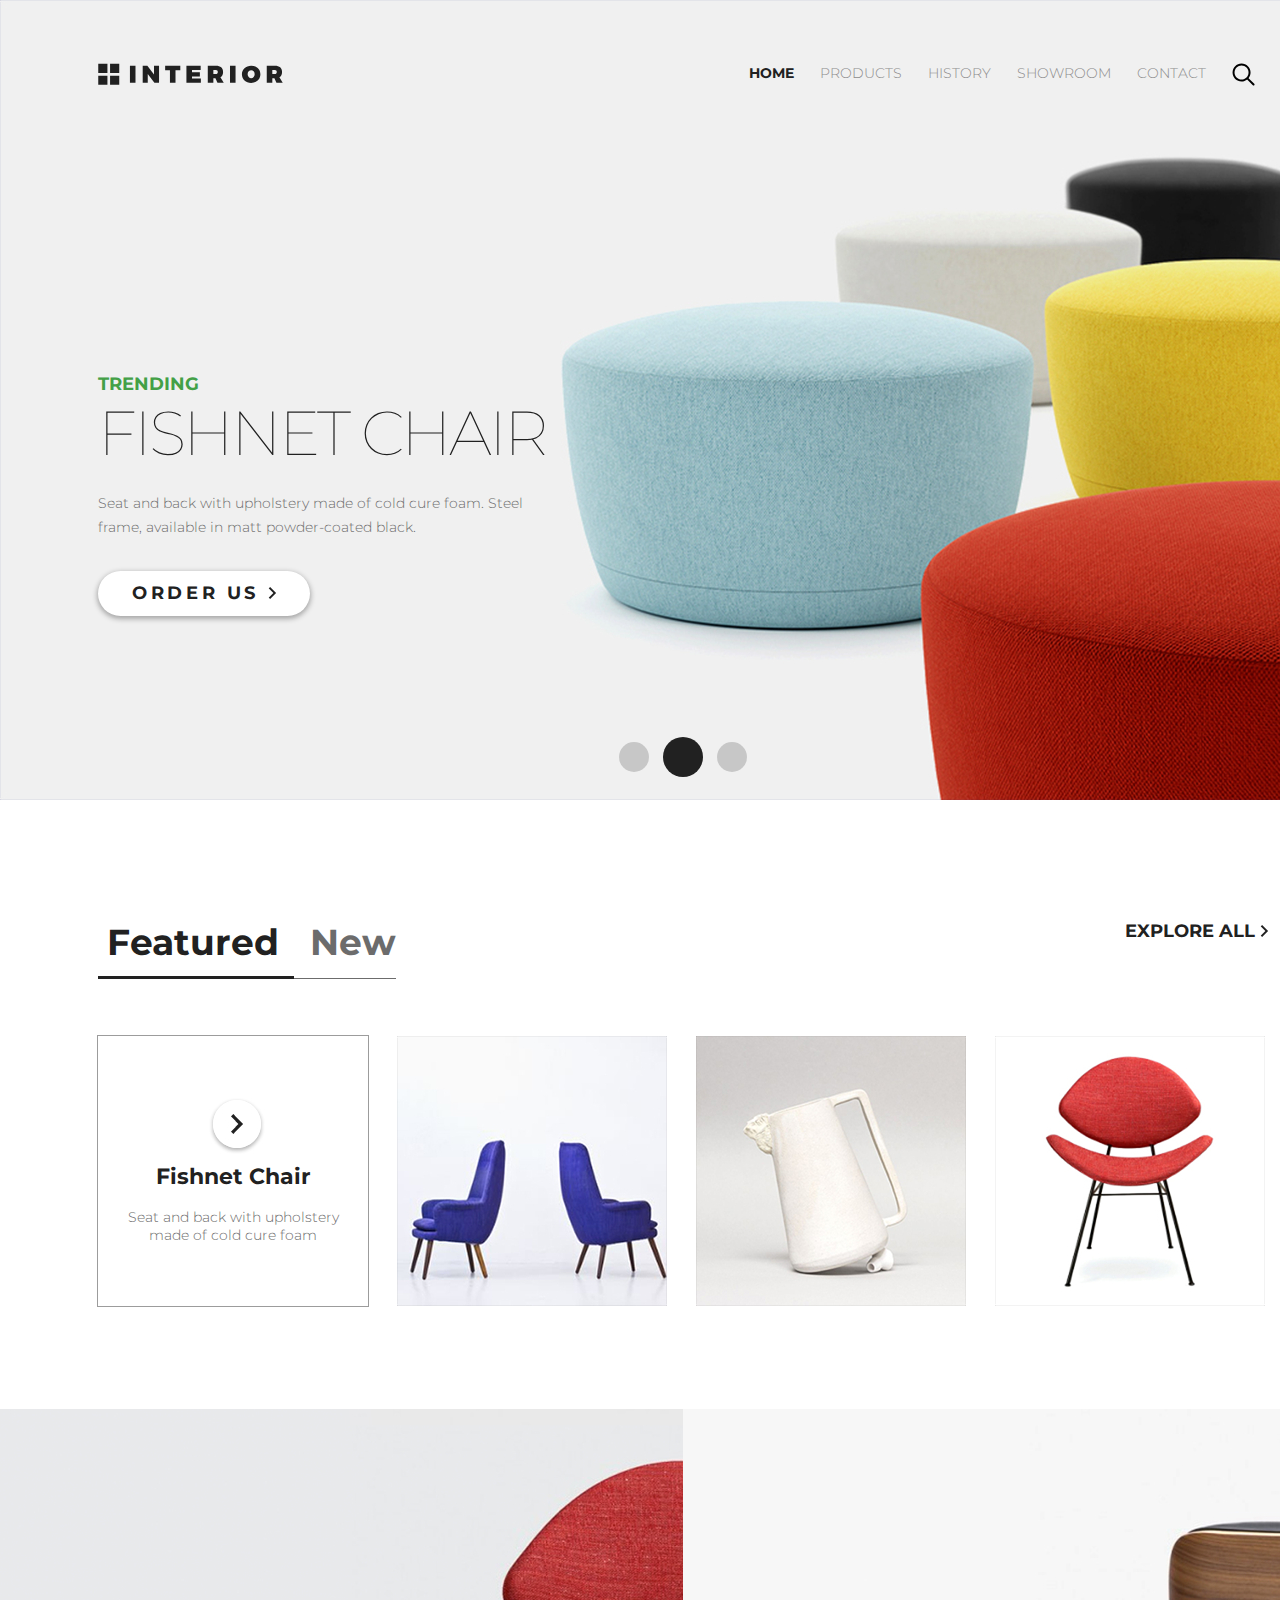
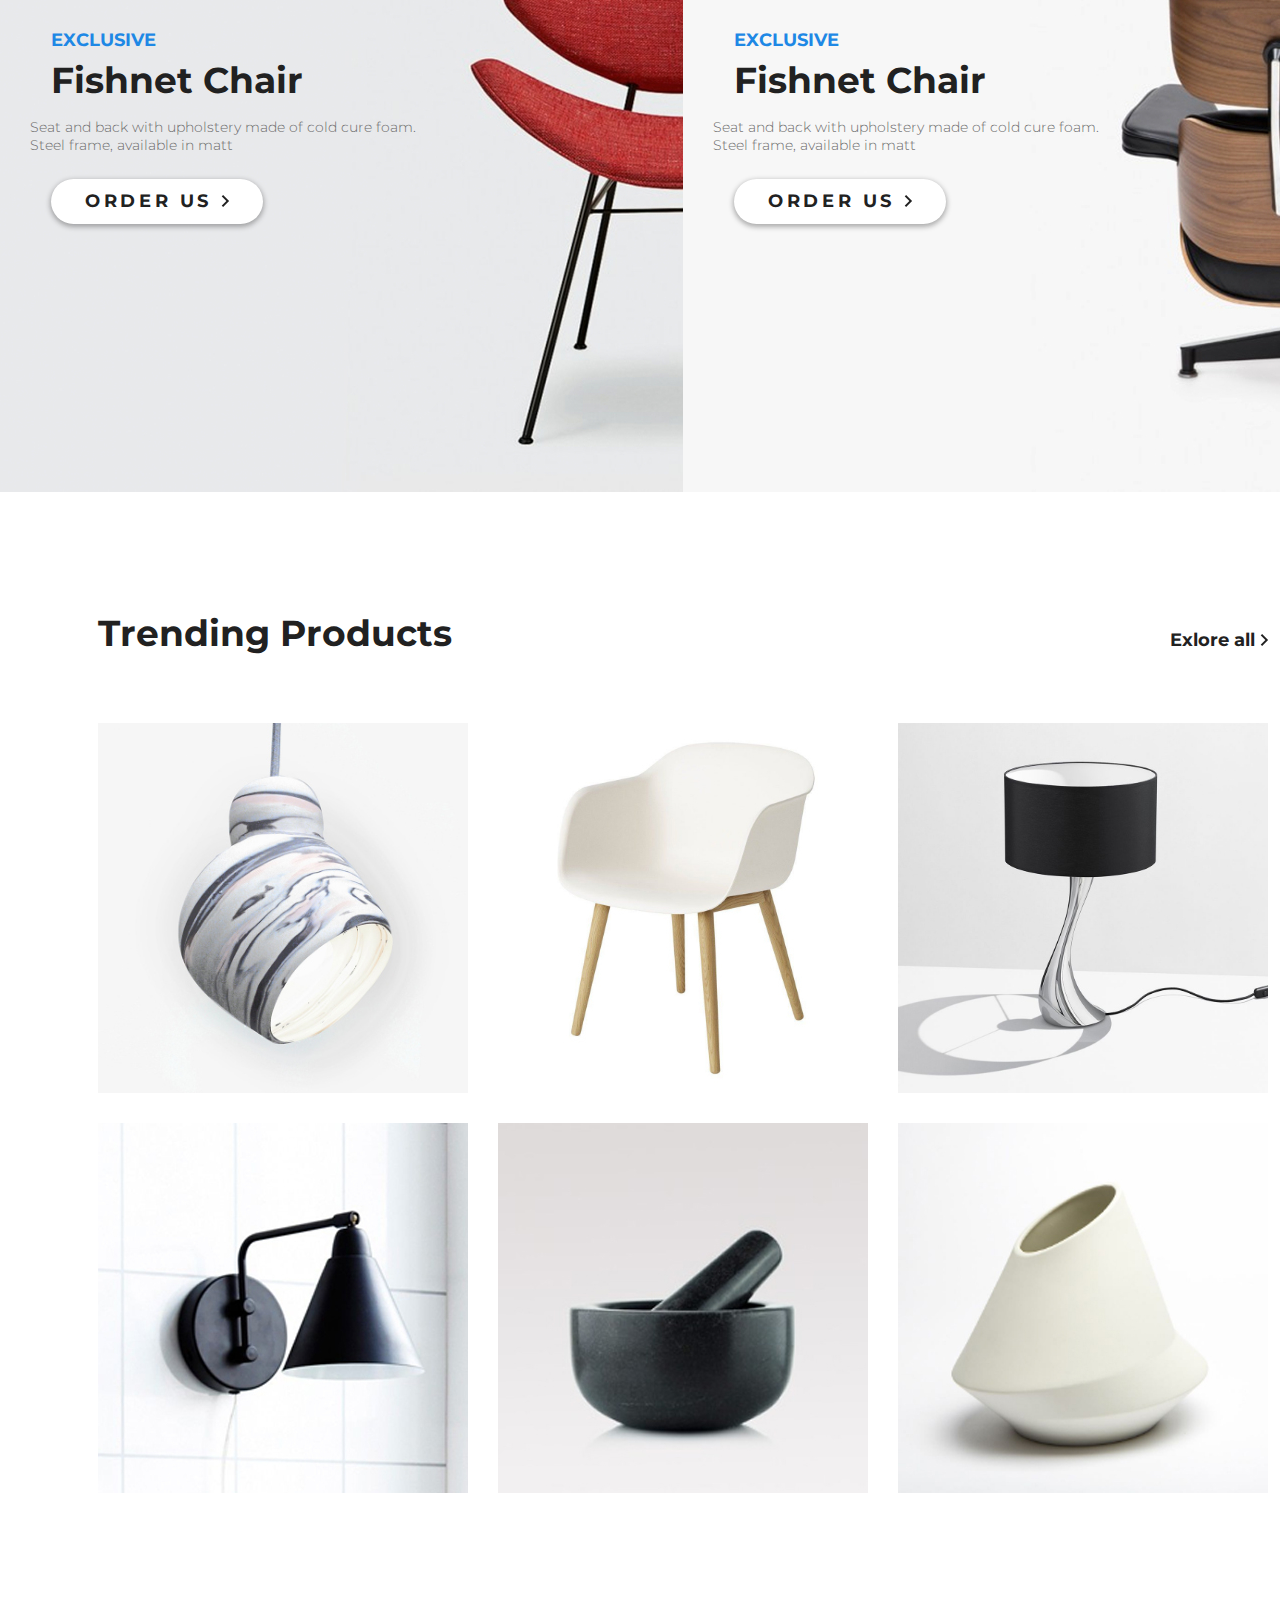
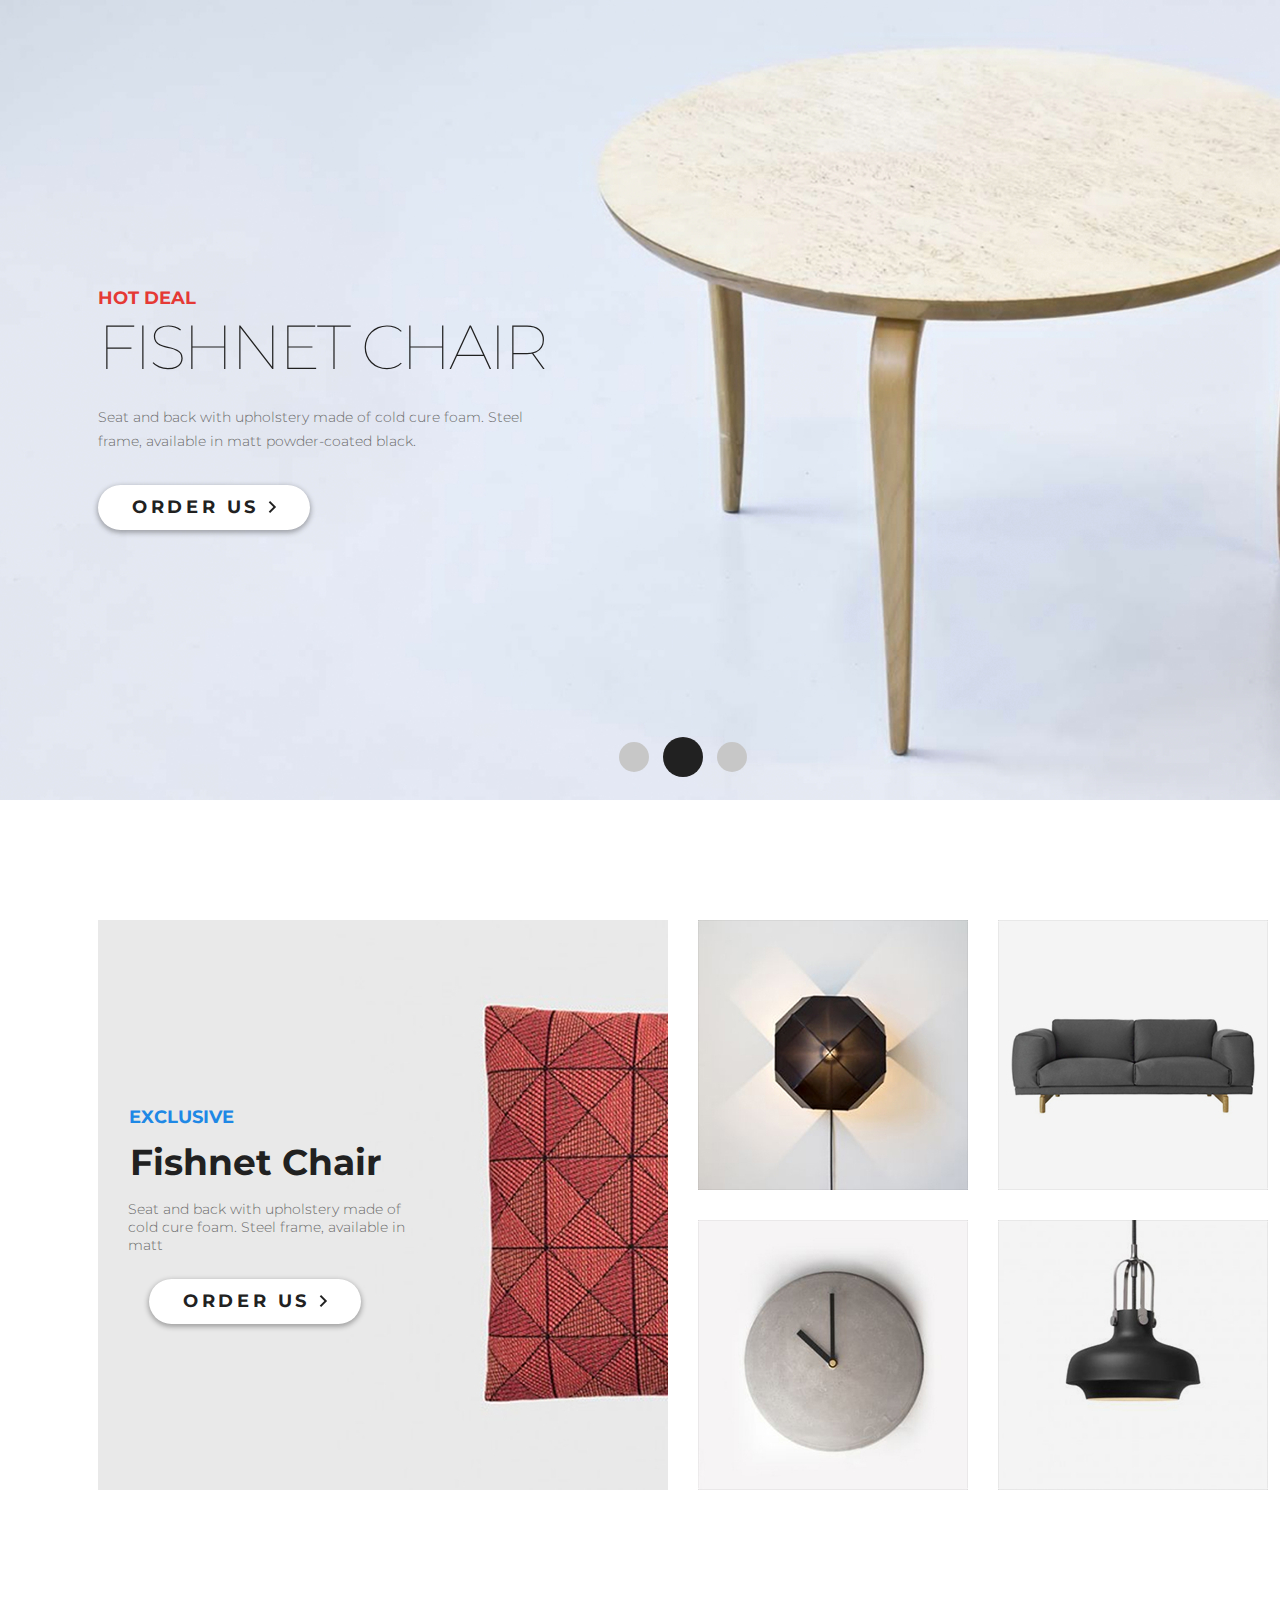
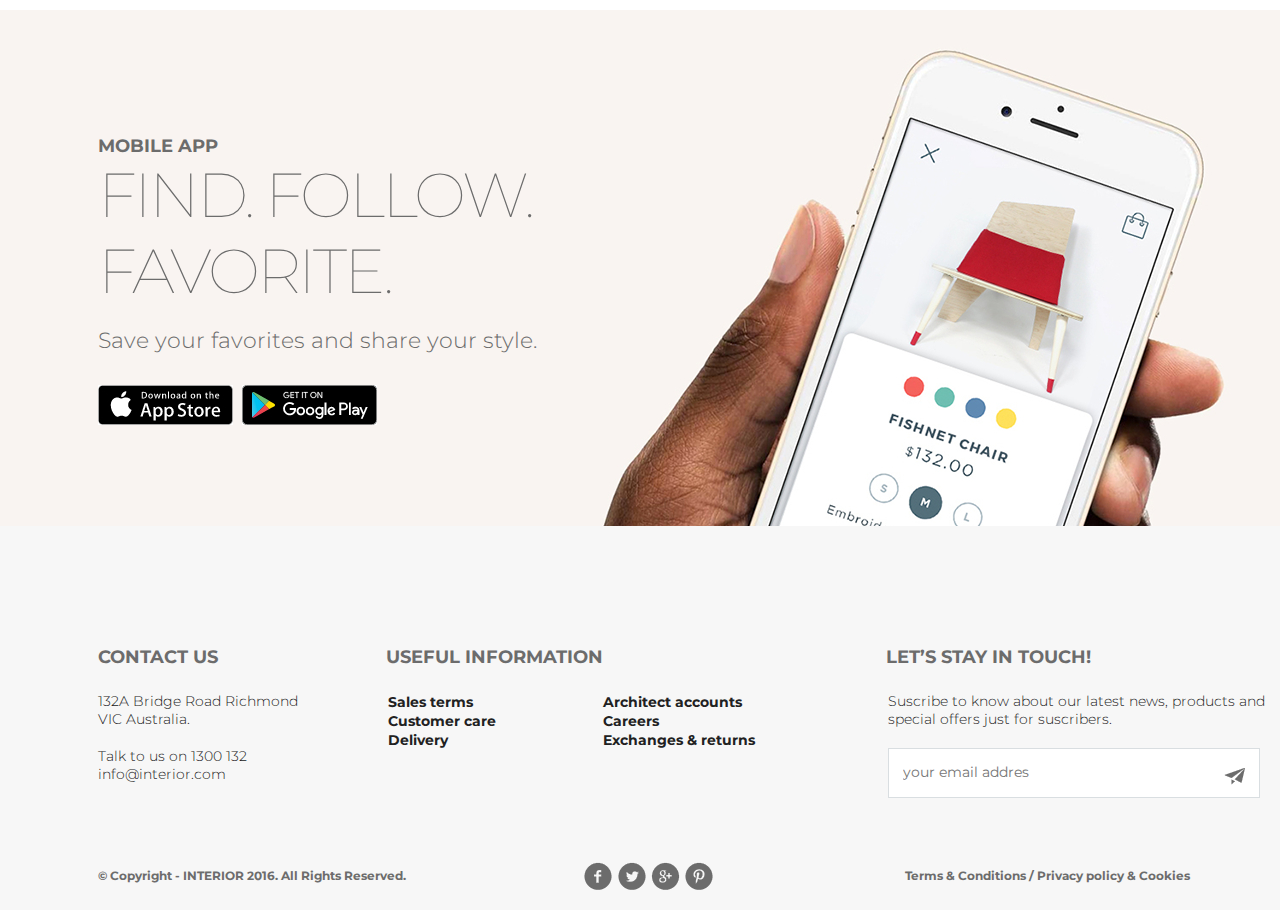
<file: htmlcss-gb/index.html>
<!DOCTYPE html>
<!--Made in Russia with Love-->
<html lang="en">

<head>
    <meta charset="UTF-8">
    <title>Home</title>
    <link rel="stylesheet" href="style.css">
    <link href="https://fonts.googleapis.com/css2?family=Montserrat:wght@100;300;400;700&display=swap" rel="stylesheet">
</head>

<body>
    <div class="container">
        <div class="slider padding-site">
            <div class="header clearfix">
                <a href="#"><img src="img/logo.svg" alt="logo"></a>
                <ul class="menu clearfix">
                    <li class="menu-list"><a href="#" class="menu-link menu-link-active">HOME</a></li>
                    <li class="menu-list"><a href="product-deails.html" class="menu-link">PRODUCTS</a></li>
                    <li class="menu-list"><a href="#" class="menu-link">HISTORY</a></li>
                    <li class="menu-list"><a href="showroom.html" class="menu-link">SHOWROOM</a></li>
                    <li class="menu-list"><a href="contact.html" class="menu-link">CONTACT</a></li>
                    <li class="menu-list"><a href="#" class="menu-link"><img src="img/search.svg" alt=""></a></li>
                </ul>
            </div>
            <div class="slider-text">
                <p class="slider-trending">TRENDING</p>
                <h2 class="slider-h2">Fishnet Chair</h2>
                <p class="slider-content">Seat and back with upholstery made of cold cure foam. Steel frame, available in matt powder-coated black.</p>
                <a href="" class="button">Order Us <img src="img/arrow.jpg" alt=""></a>
            </div>
            <div class="pagination">
                <a href="" class="circle"></a>
                <a href="" class="circle circle-active"></a>
                <a href="" class="circle"></a>
            </div>
        </div>
        <div class="block2 padding-site">
            <div class="text-block2">
                <ul class="b2-header clearfix">
                    <li class="b2-text menu-list"><a href="#" class="b2-link-text-act">Featured</a></li>
                    <li class="b2-text menu-list"><a href="#" class="b2-link-text-pas">New</a></li>
                    <li class="b2-text"><a href="#" class="b2-link-text-exp"> EXPLORE ALL <img src="img/arrow.jpg" alt=""></a></li>
                </ul>
            </div>

            <div class="b2-content">
                <div class="b2-pic-1">
                    <a href="#" class="b2-link"><img src="img/back.jpg" class="b2-pic-1-inside" alt="button"> </a>
                    <p class="fishnet">Fishnet Chair</p>
                    <p class="seat">Seat and back with upholstery made of cold cure foam</p>

                </div>
                <div class="b2-pic"><a href="#" class="b2-link"><img src="img/product-2.jpg" alt=""></a></div>
                <div class="b2-pic"><a href="#" class="b2-link"><img src="img/product-3.jpg" alt=""></a></div>
                <div class="b2-pic-4"><a href="#" class="b2-link"><img src="img/product-4.jpg" alt=""></a></div>
            </div>

        </div>
        <div class="block3">
            <div class="block3-1">
                <p class="b3-exclusive">exclusive</p>
                <p class="b3-fishnetchair">Fishnet Chair</p>
                <p class="b3-content">Seat and back with upholstery made of cold cure foam. Steel frame, available in matt</p>
                <div class="b3-button"><a href="#" class="button">Order Us <img src="img/arrow.jpg" alt=""></a></div>
            </div>
            <div class="block3-2">
                <p class="b3-exclusive">exclusive</p>
                <p class="b3-fishnetchair">Fishnet Chair</p>
                <p class="b3-content">Seat and back with upholstery made of cold cure foam. Steel frame, available in matt</p>
                <div class="b3-button"><a href="#" class="button">Order Us <img src="img/arrow.jpg" alt=""></a></div>

            </div>
        </div>
        <div class="block4 padding-site">
            <div class="b4-header">
                <ul class="b4-text clearfix">
                    <li class="b4-trending menu-list"><p class="b4-trending-link">Trending Products</p></li>
                    <li class="b4-exlpore"><a href="" class="b4-explore-link">Exlore all <img src="img/arrow.jpg" alt=""></a></li>
                </ul>
            </div>
            <div class="b4-pic">
                <div class="b4-pic-ins b4-pad"><a href="#" class="b4-piclink"><img src="img/product-11.jpg" alt="" class="b4-pic-img"></a></div>
                <div class="b4-pic-ins b4-pad"><a href="#" class="b4-piclink"><img src="img/product-21.jpg" alt="" class="b4-pic-img"></a></div>
                <div class="b4-pic-ins b4-pad b4-pic-ins-end"><a href="#" class="b4-piclink"><img src="img/product-31.jpg" alt="" class="b4-pic-img"></a></div>
            </div>
            <div class="b4-pic2">
                <div class="b4-pic-ins"><a href="#" class="b4-piclink"><img src="img/product-41.jpg" alt="" class="b4-pic-img"></a></div>
                <div class="b4-pic-ins"><a href="#" class="b4-piclink"><img src="img/product-5.jpg" alt="" class="b4-pic-img"></a></div>
                <div class="b4-pic-ins b4-pic-ins-end"><a href="#" class="b4-piclink"><img src="img/product-6.jpg" alt="" class="b4-pic-img"></a></div>
            </div>
        </div>
        <div class="block5">
            <div class="b5-conteiner">
                <p class="hot-deal ">Hot deal</p>
                <h2 class="slider-h2 b5-h2">Fishnet Chair</h2>
                <p class="slider-content b5-content">Seat and back with upholstery made of cold cure foam. Steel frame, available in matt powder-coated black.</p>
                <a href="" class="button b5-button">Order Us <img src="img/arrow.jpg" alt=""></a>
            </div>
            <div class="b5-pagination">
                <a href="" class="circle"></a>
                <a href="" class="circle circle-active"></a>
                <a href="" class="circle"></a>
            </div>
        </div>
        <div class="block6 padding-site">
            <div class="b6-conteiner">
                <div class="b6-pic b6-big">
                    <div>
                        <p class="b3-exclusive b6-exclusive">exclusive</p>
                        <p class="b3-fishnetchair b6-fishnetchair">Fishnet Chair</p>
                        <p class="b3-content b6-content">Seat and back with upholstery made of cold cure foam. Steel frame, available in matt</p>
                        <div class="b3-button b3-button"><a href="#" class="button">Order Us <img src="img/arrow.jpg" alt=""></a></div>

                    </div>
                </div>
                <div class="b6-pic b6-pic-top"><a href="#" class="b6-piclink"><img src="img/product-2-sm.jpg" alt=""></a></div>
                <div class="b6-pic b6-pic-top"><a href="#"><img src="img/product-3-sm.jpg" alt=""></a></div>
                <div class="b6-pic b6-pic-bot"><a href="#"><img src="img/product-4-sm.jpg" alt=""></a></div>
                <div class="b6-pic b6-pic-bot"><a href="#"><img src="img/product-5-sm.jpg" alt=""></a></div>
            </div>
        </div>
        <div class="block7">
            <div class="b7-conteiner">
                <p class="hot-deal mobile ">mobile app</p>
                <h2 class="slider-h2 find">Find. Follow. Favorite.</h2>
                <p class="slider-content save">Save your favorites and share your style.</p>
                <a href="" class="apple"><img src="img/app-store.jpg" alt=""></a>
                <a href="" class="google"><img src="img/google-play.jpg" alt=""></a>
            </div>
        </div>
        <div class="footer padding-site">
            <div class="header-foot clearfix">
                <ul class="foot-list">
                    <li>
                        <p class="footer-head">Contact Us</p>
                    </li>
                    <li>
                        <p class="footer-head footer-head-1">Useful Information</p>
                    </li>
                    <li>
                        <p class="footer-head footer-head-2">Let’s Stay in Touch!</p>
                    </li>
                </ul>
            </div>
            <div class="footer-cont1 clearfix">
                <p class="footer-p">132A Bridge Road Richmond VIC
                    Australia.</p><br>
                <p class="footer-p">Talk to us on 1300 132
                    info@interior.com</p>


            </div>
            <div class="footer-cont2">
                <div class="footer-cont-2">
                    <p><a href="#" class="footer-link">Sales terms</a></p>
                    <p><a href="#" class="footer-link">Customer care</a></p>
                    <p><a href="#" class="footer-link">Delivery</a></p>
                </div>
                <div class="footer-cont-2"></div>
            </div>
            <div class="footer-cont3">
                <div class="footer-archi">
                    <p><a href="#" class="footer-link">Architect accounts</a></p>
                    <p><a href="#" class="footer-link">Careers</a></p>
                    <p><a href="#" class="footer-link">Exchanges &amp; returns</a></p>
                </div>
            </div>
            <div class="footer-cont4 clearfix">
                <div class="emailform">
                    <p class="footer-p">Suscribe to know about our latest news, products and special offers just for suscribers.</p>
                    <form action="">
                        <div class="emailforma">
                            <div class="emailtext">
                                <input type="text" size="35" placeholder="your email addres" class="inputemail">
                            </div>
                            <div class="emailsend"><input type="image" src="img/send.png" class="sendbutton" alt="Send"></div>
                        </div>
                    </form>
                </div>
            </div>
            <div class="endfooter clearfix">
                <ul class="enfooter-ul">
                    <li class="enfooter-li ef1">&copy; Copyright - INTERIOR 2016. All Rights Reserved.</li>
                    <li class="enfooter-li ef2"><a href="#"><img src="img/social-links.png" alt=""></a></li>
                    <li class="enfooter-li ef3"><a href="#" class="endfooter-link">Terms &amp; Conditions / Privacy policy &amp; Cookies</a></li>
                </ul>
            </div>
        </div>
    </div>

</body>

</html>
</file>
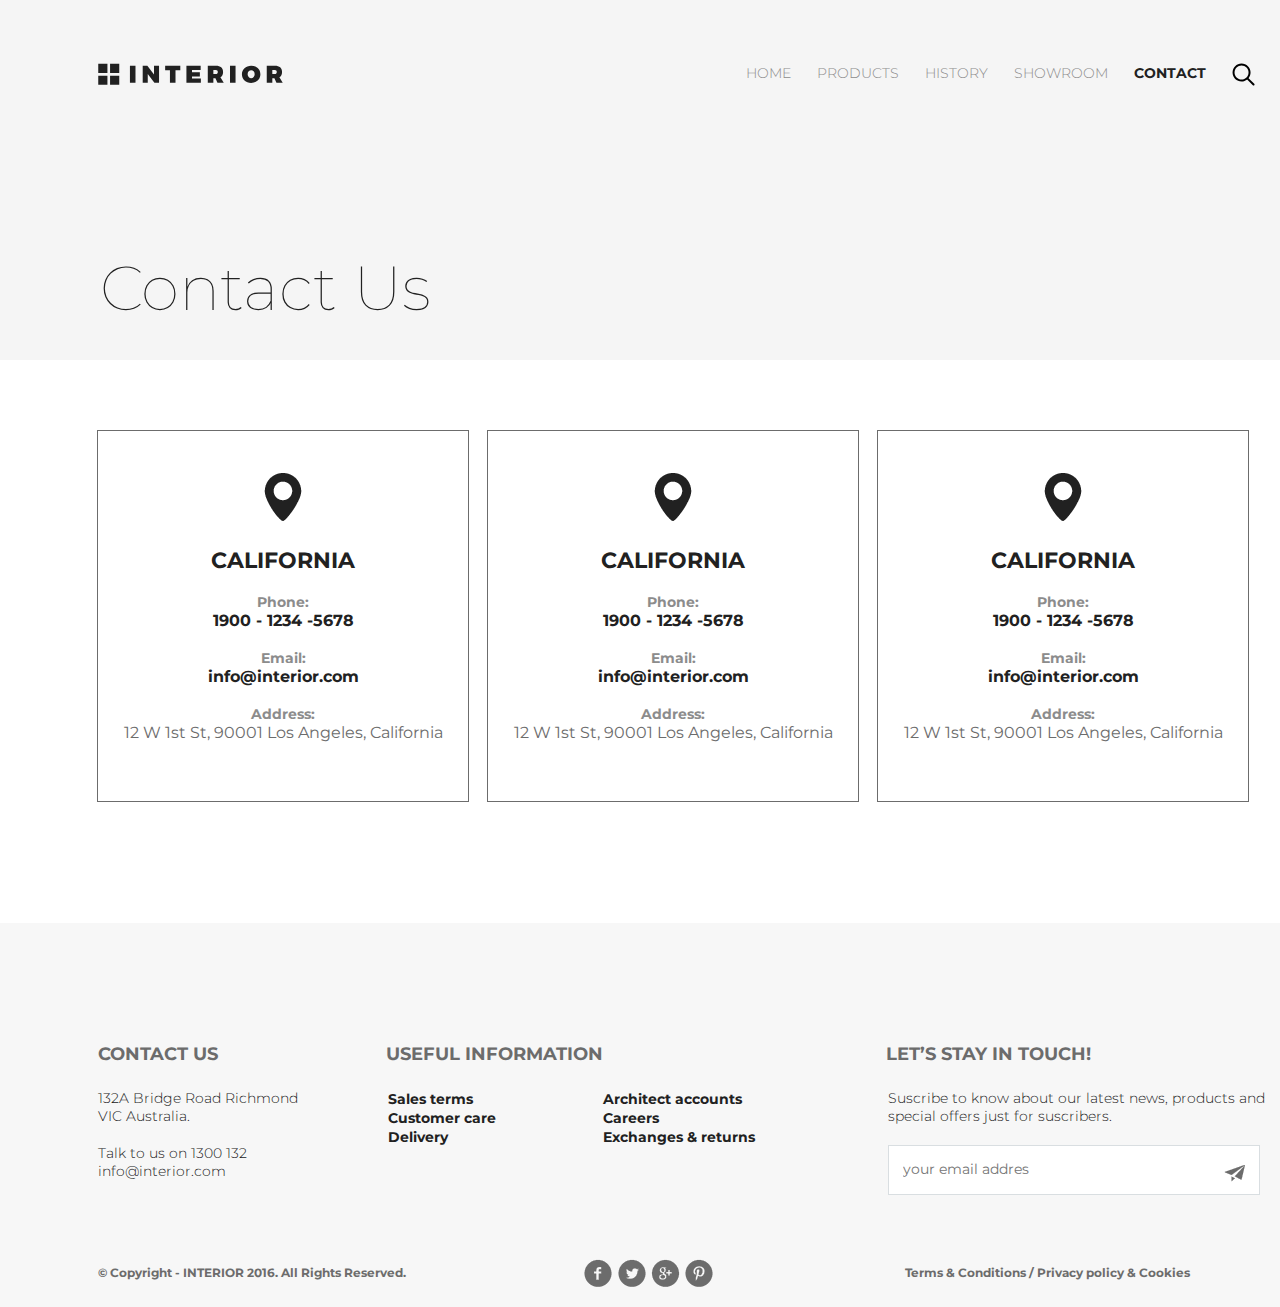
<file: htmlcss-gb/contact.html>
<!DOCTYPE html>
<html lang="en">

<head>
    <meta charset="UTF-8">
    <title>Contact Us</title>
    <link rel="stylesheet" href="style.css">
    <link href="https://fonts.googleapis.com/css2?family=Montserrat:wght@100;300;400;700&display=swap" rel="stylesheet">
</head>

<body>
    <div class="container">
        <div class="verh">
            <div class="showroom padding-site">
                <div class="header clearfix">
                    <a href="#"><img src="img/logo.svg" alt="logo"></a>
                    <ul class="menu clearfix">
                        <li class="menu-list"><a href="index.html" class="menu-link ">HOME</a></li>
                        <li class="menu-list"><a href="product-deails.html" class="menu-link">PRODUCTS</a></li>
                        <li class="menu-list"><a href="#" class="menu-link">HISTORY</a></li>
                        <li class="menu-list"><a href="showroom.html" class="menu-link">SHOWROOM</a></li>
                        <li class="menu-list"><a href="contact.html" class="menu-link menu-link-active">CONTACT</a></li>
                        <li class="menu-list"><a href="#" class="menu-link"><img src="img/search.svg" alt=""></a></li>
                    </ul>
                </div>
            </div>
            <div class="ourproducts">
                <h2 class="optext">Contact Us</h2>
            </div>
        </div>
        <div class="contact-content">
            <div class="location padding-site">
                <div class="adress">
                    <p class="locpic"><img src="img/location.png" alt=""></p>
                    <p class="loccalif">CALIFORNIA</p> <br>
                    <p class="loc1">Phone:</p>
                    <p class="loc2">1900 - 1234 -5678</p><br>
                    <p class="loc1">Email:</p>
                    <p class="loc2">info@interior.com</p> <br>
                    <p class="loc1">Address:</p>
                    <p class="loc3">12 W 1st St, 90001 Los Angeles, California</p>
                </div>
                <div class="adress">
                    <p class="locpic"><img src="img/location.png" alt=""></p>
                    <p class="loccalif">CALIFORNIA</p> <br>
                    <p class="loc1">Phone:</p>
                    <p class="loc2">1900 - 1234 -5678</p><br>
                    <p class="loc1">Email:</p>
                    <p class="loc2">info@interior.com</p> <br>
                    <p class="loc1">Address:</p>
                    <p class="loc3">12 W 1st St, 90001 Los Angeles, California</p>
                </div>
                <div class="adress locpr">
                    <p class="locpic"><img src="img/location.png" alt=""></p>
                    <p class="loccalif">CALIFORNIA</p> <br>
                    <p class="loc1">Phone:</p>
                    <p class="loc2">1900 - 1234 -5678</p><br>
                    <p class="loc1">Email:</p>
                    <p class="loc2">info@interior.com</p> <br>
                    <p class="loc1">Address:</p>
                    <p class="loc3">12 W 1st St, 90001 Los Angeles, California</p>
                </div>
            </div>
        </div>
        <div class="footer padding-site">
            <div class="header-foot clearfix">
                <ul class="foot-list">
                    <li>
                        <p class="footer-head">Contact Us</p>
                    </li>
                    <li>
                        <p class="footer-head footer-head-1">Useful Information</p>
                    </li>
                    <li>
                        <p class="footer-head footer-head-2">Let’s Stay in Touch!</p>
                    </li>
                </ul>
            </div>
            <div class="footer-cont1 clearfix">
                <p class="footer-p">132A Bridge Road Richmond VIC
                    Australia.</p><br>
                <p class="footer-p">Talk to us on 1300 132
                    info@interior.com</p>


            </div>
            <div class="footer-cont2">
                <div class="footer-cont-2">
                    <p><a href="#" class="footer-link">Sales terms</a></p>
                    <p><a href="#" class="footer-link">Customer care</a></p>
                    <p><a href="#" class="footer-link">Delivery</a></p>
                </div>
                <div class="footer-cont-2"></div>
            </div>
            <div class="footer-cont3">
                <div class="footer-archi">
                    <p><a href="#" class="footer-link">Architect accounts</a></p>
                    <p><a href="#" class="footer-link">Careers</a></p>
                    <p><a href="#" class="footer-link">Exchanges &amp; returns</a></p>
                </div>
            </div>
            <div class="footer-cont4 clearfix">
                <div class="emailform">
                    <p class="footer-p">Suscribe to know about our latest news, products and special offers just for suscribers.</p>
                    <form action="">
                        <div class="emailforma">
                            <div class="emailtext">
                                <input type="text" size="35" placeholder="your email addres" class="inputemail">
                            </div>
                            <div class="emailsend"><input type="image" src="img/send.png" class="sendbutton" alt="Send"></div>
                        </div>
                    </form>
                </div>
            </div>
            <div class="endfooter clearfix">
                <ul class="enfooter-ul">
                    <li class="enfooter-li ef1">&copy; Copyright - INTERIOR 2016. All Rights Reserved.</li>
                    <li class="enfooter-li ef2"><a href="#"><img src="img/social-links.png" alt=""></a></li>
                    <li class="enfooter-li ef3"><a href="#" class="endfooter-link">Terms &amp; Conditions / Privacy policy &amp; Cookies</a></li>
                </ul>
            </div>
        </div>
    </div>
</body>

</html>
</file>
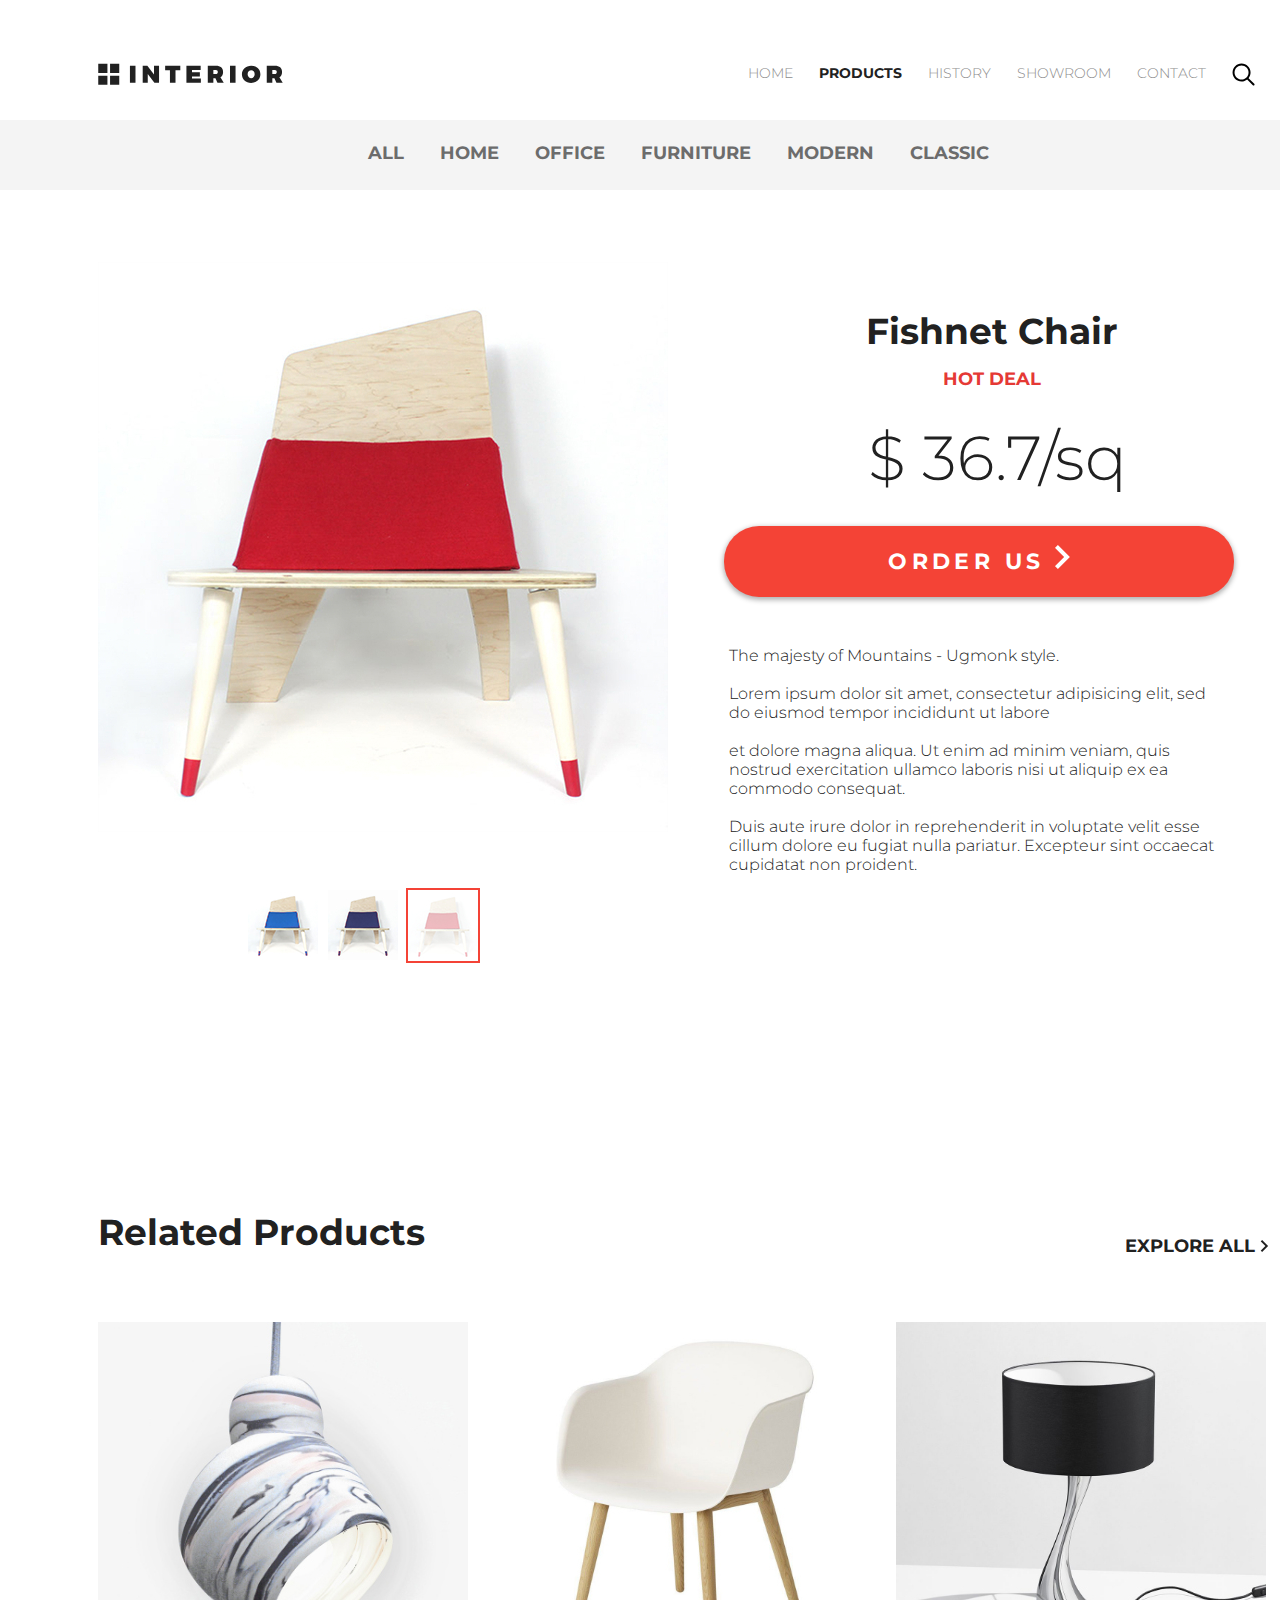
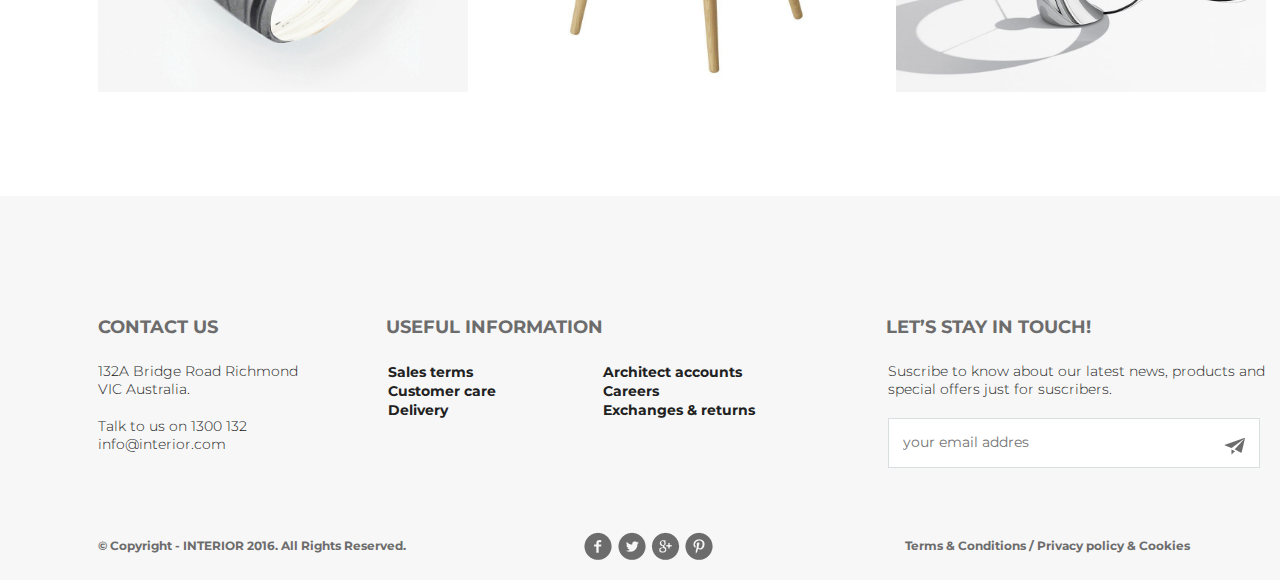
<file: htmlcss-gb/product-deails.html>
<!DOCTYPE html>
<html lang="en">

<head>
    <meta charset="UTF-8">
    <title>Products</title>
    <link rel="stylesheet" href="style.css">
    <link href="https://fonts.googleapis.com/css2?family=Montserrat:wght@100;300;400;700&display=swap" rel="stylesheet">
</head>

<body>
    <div class="container">
        <div class="slider-prod 2padding-site">
            <div class="header padding-site clearfix">
                <a href="index.html"><img src="img/logo.svg" alt="logo"></a>
                <ul class="menu clearfix">
                    <li class="menu-list"><a href="index.html" class="menu-link">HOME</a></li>
                    <li class="menu-list"><a href="#" class="menu-link menu-link-active">PRODUCTS</a></li>
                    <li class="menu-list"><a href="#" class="menu-link">HISTORY</a></li>
                    <li class="menu-list"><a href="showroom.html" class="menu-link">SHOWROOM</a></li>
                    <li class="menu-list"><a href="contact.html" class="menu-link">CONTACT</a></li>
                    <li class="menu-list"><a href="#" class="menu-link"><img src="img/search.svg" alt=""></a></li>
                </ul>
            </div>
            <div class="menu-prod">
                <ul class="menu-prod-ul">
                    <li class="menu-prod-li"><a href="" class="menu-prod-link">ALL</a></li>
                    <li class="menu-prod-li"><a href="" class="menu-prod-link">HOME</a></li>
                    <li class="menu-prod-li"><a href="" class="menu-prod-link">OFFICE</a></li>
                    <li class="menu-prod-li"><a href="" class="menu-prod-link">FURNITURE</a></li>
                    <li class="menu-prod-li"><a href="" class="menu-prod-link">MODERN</a></li>
                    <li class="menu-prod-li"><a href="" class="menu-prod-link">CLASSIC</a></li>
                </ul>
            </div>
            <div class="content-prod padding-site clearfix">
                <div class="chair-prod">
                    <img src="img/chair-p.jpg" alt="Chair">
                </div>
                <div class="price-prod">
                    <p class="fishnetcair-p">Fishnet Chair</p>
                    <p class="hdprod">Hot Deal</p>
                    <p class="price">$ 36.7/sq</p>
                    <p class="prod-button"><a href="" class="button-prod">Order Us <img src="img/arrow.png" alt=""></a> </p>
                    <p class="text-prod">The majesty of Mountains - Ugmonk style. <br><br>
                        Lorem ipsum dolor sit amet, consectetur adipisicing elit, sed do eiusmod tempor incididunt ut labore<br><br>
                        et dolore magna aliqua. Ut enim ad minim veniam, quis nostrud exercitation ullamco laboris nisi ut aliquip ex ea commodo consequat.<br><br>
                        Duis aute irure dolor in reprehenderit in voluptate velit esse cillum dolore eu fugiat nulla pariatur. Excepteur sint occaecat cupidatat non proident.</p>
                </div>
                <div class="clearfix"></div>
                <div>
                    <ul class="ulchair clearfix">
                        <li class="smalchair"><a href=""><img src="img/controll.jpg" alt="" class="sco-a"></a></li>
                        <li class="smalchair"><a href=""><img src="img/controll11.jpg" alt="" class="sco-a"></a></li>
                        <li class="smalchair"><a href=""><img src="img/controll2.jpg" alt="" class="sco sco-a"></a></li>
                    </ul>
                </div>
                <div class="prod-h2">
                    <ul class="ulh2">
                        <li class="lih2">
                            <p class="plih2">Related Products</p>
                        </li>
                        <li class="lih2"><a href="" class="lih-link">explore all <img src="img/arrow.jpg" alt=""></a></li>
                    </ul>
                </div>
            </div>
            <div class="prod-pic padding-site clearfix">
                <a href="" class="prod-pic-link"><img src="img/product-11.jpg" alt="" class="pplo"></a>
                <a href="" class="prod-pic-link"><img src="img/product-21.jpg" alt="" class="pplo"></a>
                <a href="" class="prod-pic-link2"><img src="img/product-31.jpg" alt="" class="pplo"></a>
            </div>
            <div class="footer padding-site">
                <div class="header-foot clearfix">
                    <ul class="foot-list">
                        <li>
                            <p class="footer-head">Contact Us</p>
                        </li>
                        <li>
                            <p class="footer-head footer-head-1">Useful Information</p>
                        </li>
                        <li>
                            <p class="footer-head footer-head-2">Let’s Stay in Touch!</p>
                        </li>
                    </ul>
                </div>
                <div class="footer-cont1 clearfix">
                    <p class="footer-p">132A Bridge Road Richmond VIC
                        Australia.</p><br>
                    <p class="footer-p">Talk to us on 1300 132
                        info@interior.com</p>


                </div>
                <div class="footer-cont2">
                    <div class="footer-cont-2">
                        <p><a href="#" class="footer-link">Sales terms</a></p>
                        <p><a href="#" class="footer-link">Customer care</a></p>
                        <p><a href="#" class="footer-link">Delivery</a></p>
                    </div>
                    <div class="footer-cont-2"></div>
                </div>
                <div class="footer-cont3">
                    <div class="footer-archi">
                        <p><a href="#" class="footer-link">Architect accounts</a></p>
                        <p><a href="#" class="footer-link">Careers</a></p>
                        <p><a href="#" class="footer-link">Exchanges &amp; returns</a></p>
                    </div>
                </div>
                <div class="footer-cont4 clearfix">
                    <div class="emailform">
                        <p class="footer-p">Suscribe to know about our latest news, products and special offers just for suscribers.</p>
                        <form action="">
                            <div class="emailforma">
                                <div class="emailtext">
                                    <input type="text" size="35" placeholder="your email addres" class="inputemail">
                                </div>
                                <div class="emailsend"><input type="image" src="img/send.png" class="sendbutton" alt="Send"></div>
                            </div>
                        </form>
                    </div>
                </div>
                <div class="endfooter clearfix">
                    <ul class="enfooter-ul">
                        <li class="enfooter-li ef1">&copy; Copyright - INTERIOR 2016. All Rights Reserved.</li>
                        <li class="enfooter-li ef2"><a href="#"><img src="img/social-links.png" alt=""></a></li>
                        <li class="enfooter-li ef3"><a href="#" class="endfooter-link">Terms &amp; Conditions / Privacy policy &amp; Cookies</a></li>
                    </ul>
                </div>
            </div>
        </div>
    </div>
</body>

</html>
</file>
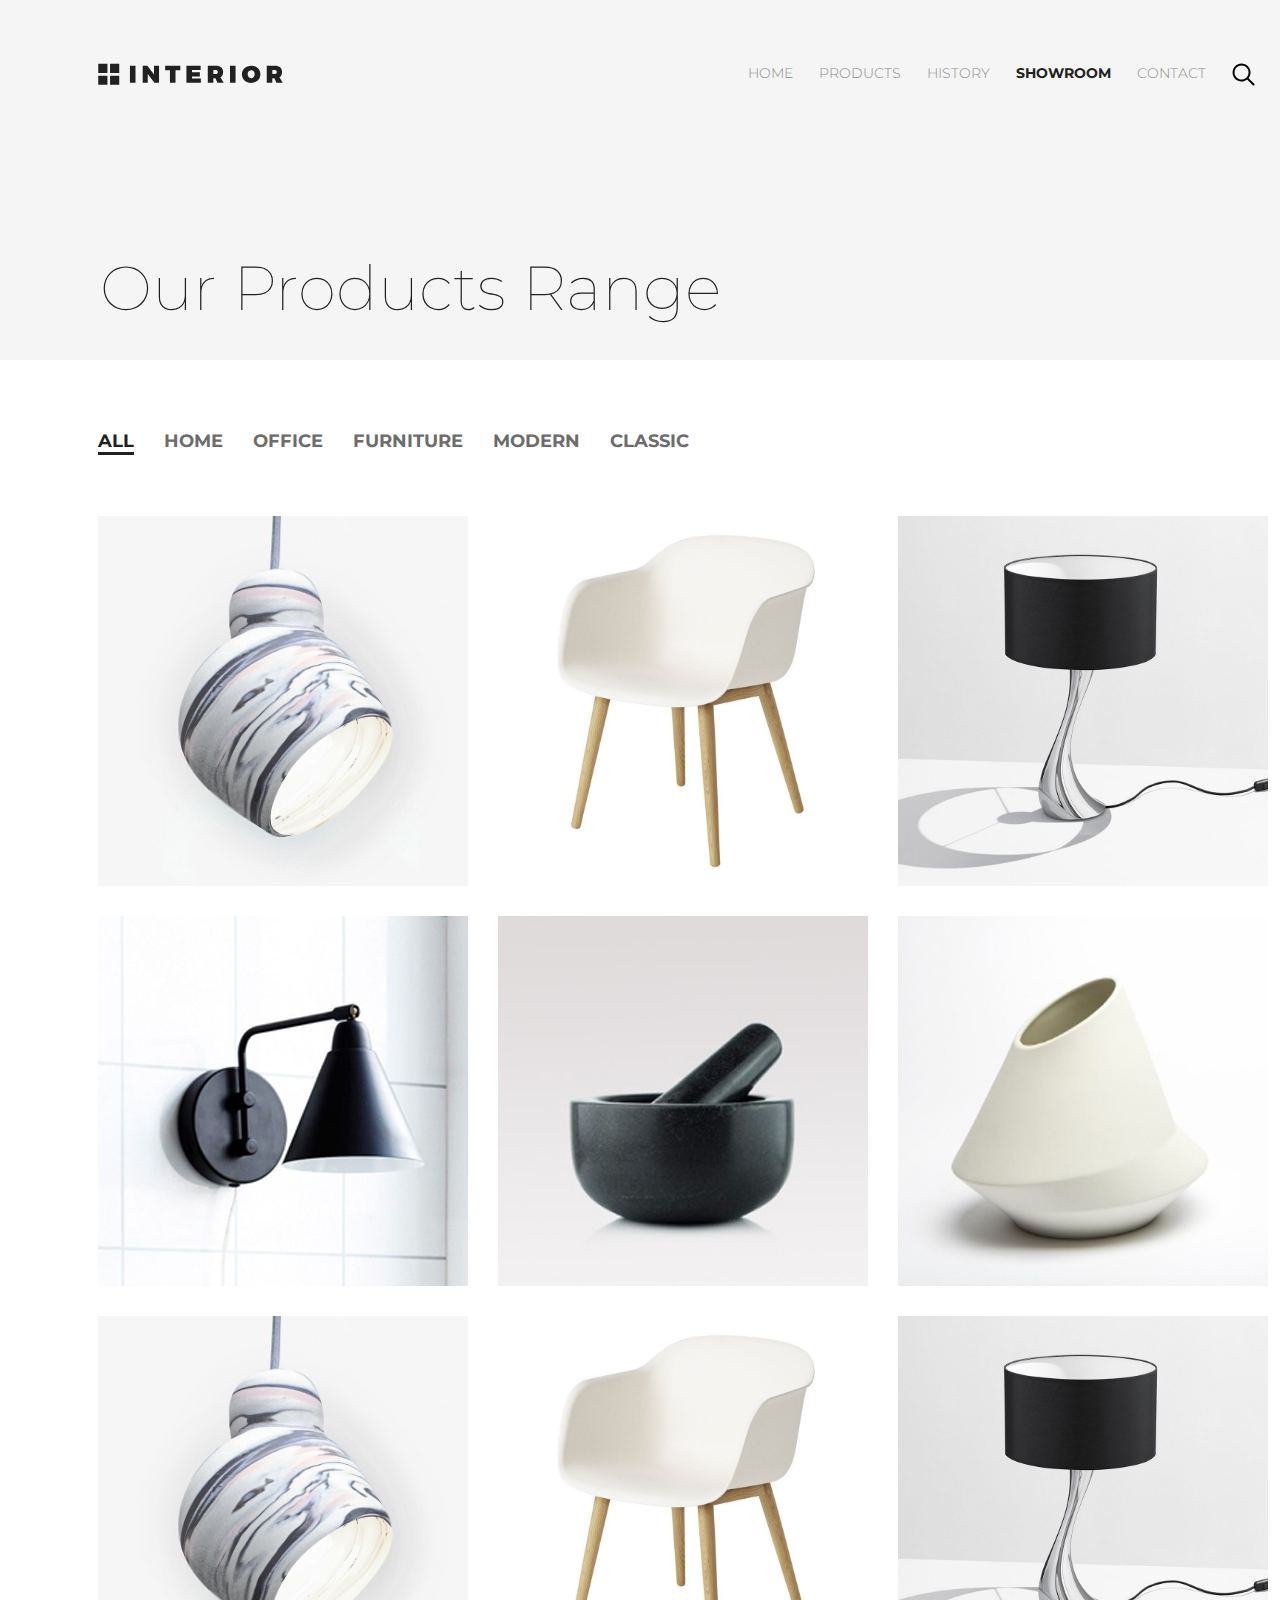
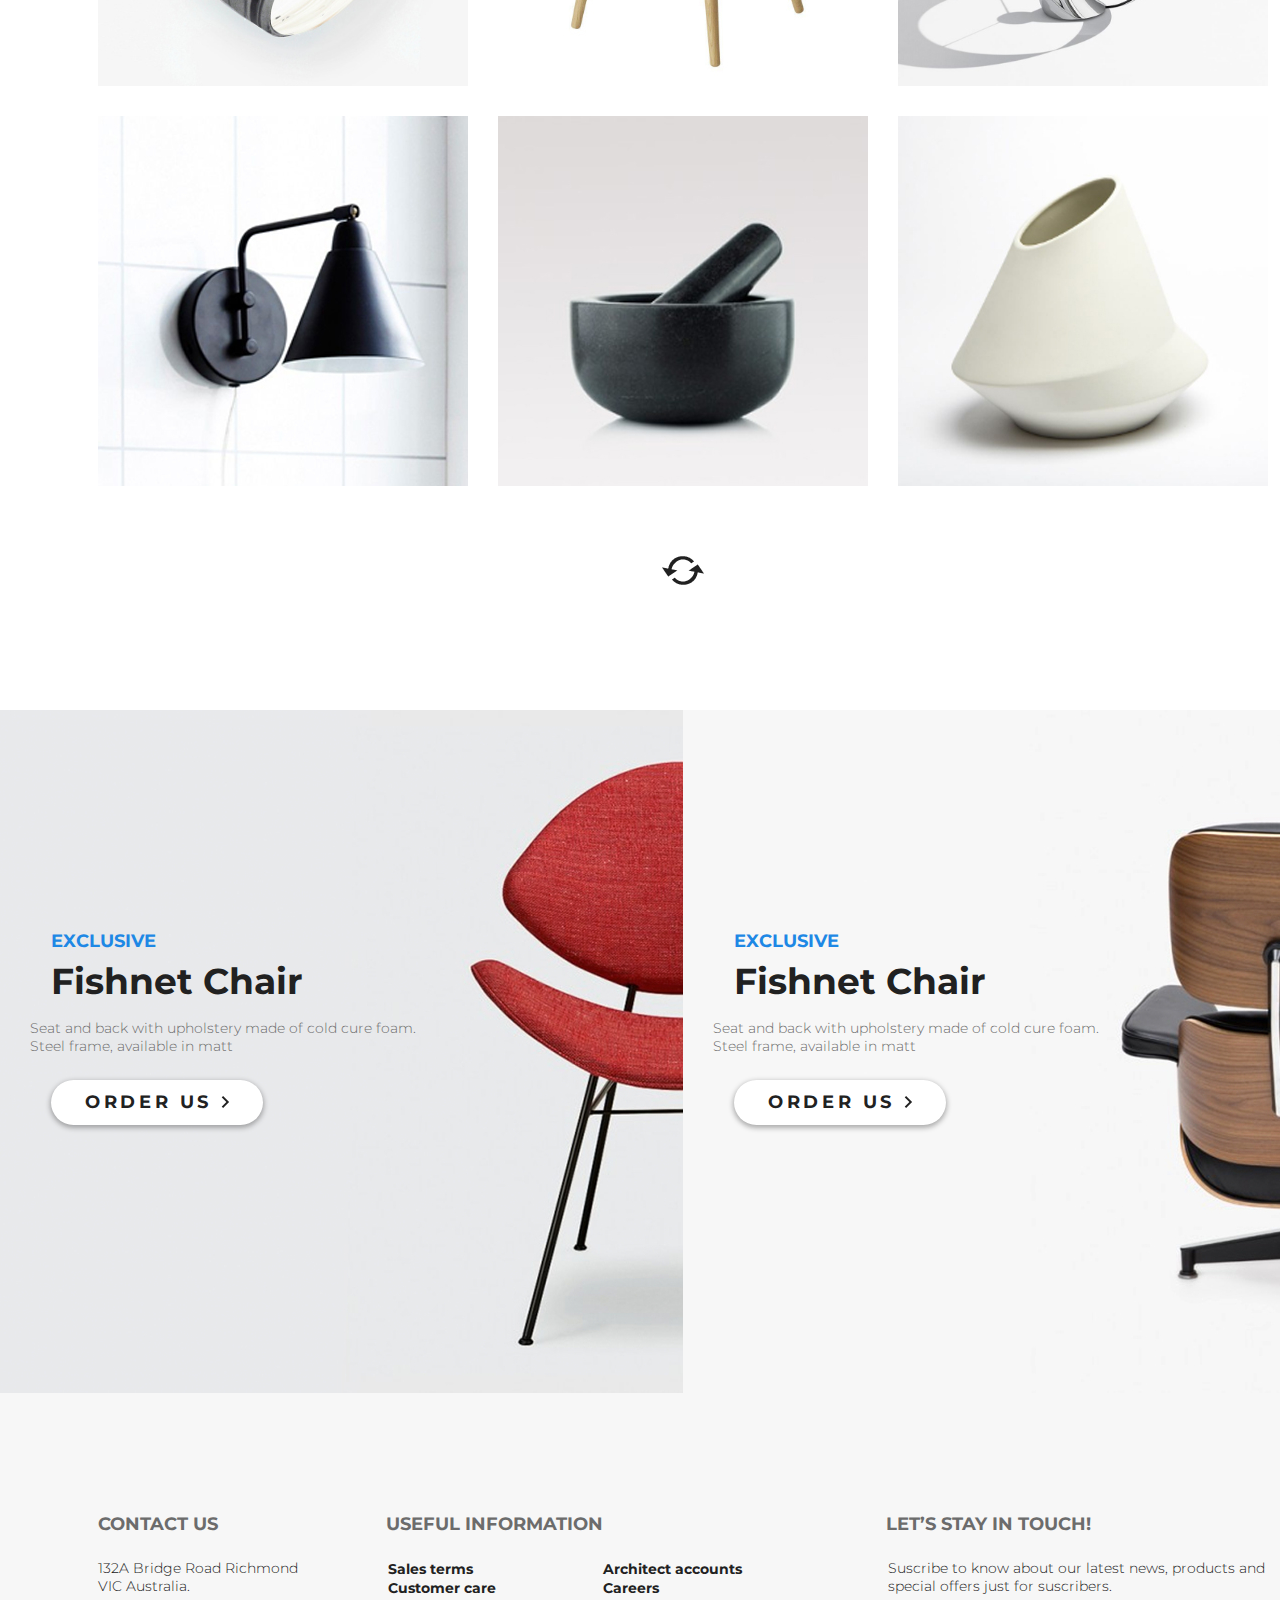
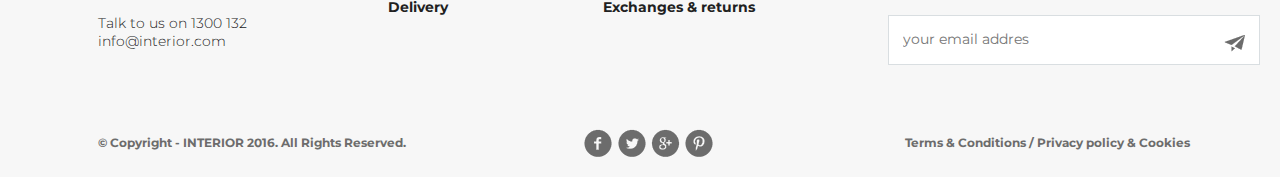
<file: htmlcss-gb/showroom.html>
<!DOCTYPE html>
<html lang="en">

<head>
    <meta charset="UTF-8">
    <title>Showroom</title>
    <link rel="stylesheet" href="style.css">
    <link href="https://fonts.googleapis.com/css2?family=Montserrat:wght@100;300;400;700&display=swap" rel="stylesheet">
</head>

<body>
    <div class="container">
        <div class="verh">
            <div class="showroom padding-site">
                <div class="header clearfix">
                    <a href="#"><img src="img/logo.svg" alt="logo"></a>
                    <ul class="menu clearfix">
                        <li class="menu-list"><a href="index.html" class="menu-link ">HOME</a></li>
                        <li class="menu-list"><a href="product-deails.html" class="menu-link">PRODUCTS</a></li>
                        <li class="menu-list"><a href="#" class="menu-link">HISTORY</a></li>
                        <li class="menu-list"><a href="showroom.html" class="menu-link menu-link-active">SHOWROOM</a></li>
                        <li class="menu-list"><a href="contact.html" class="menu-link">CONTACT</a></li>
                        <li class="menu-list"><a href="#" class="menu-link"><img src="img/search.svg" alt=""></a></li>
                    </ul>
                </div>
            </div>
            <div class="ourproducts">
                <h2 class="optext">Our Products Range</h2>
            </div>
        </div>
        <div class="showroom-content padding-site">
            <div class="showroom-menu">
                <ul class="showroom-ul">
                    <li class="showroom-li"><a href="" class="showroom-link showroom-link-act">ALL</a></li>
                    <li class="showroom-li"><a href="" class="showroom-link">HOME</a></li>
                    <li class="showroom-li"><a href="" class="showroom-link">OFFICE</a></li>
                    <li class="showroom-li"><a href="" class="showroom-link">FURNITURE</a></li>
                    <li class="showroom-li"><a href="" class="showroom-link">MODERN</a></li>
                    <li class="showroom-li"><a href="" class="showroom-link">CLASSIC</a></li>
                </ul>
            </div>
            <div class="showroom-pic">
                <div class="b4-pic">
                    <div class="b4-pic-ins sr-pad"><a href="#" class="b4-piclink"><img src="img/product-11.jpg" alt="" class="b4-pic-img"></a></div>
                    <div class="b4-pic-ins sr-pad"><a href="#" class="b4-piclink"><img src="img/product-21.jpg" alt="" class="b4-pic-img"></a></div>
                    <div class="b4-pic-ins sr-pad b4-pic-ins-end"><a href="#" class="b4-piclink"><img src="img/product-31.jpg" alt="" class="b4-pic-img"></a></div>
                </div>
                <div class="b4-pic2">
                    <div class="b4-pic-ins"><a href="#" class="b4-piclink"><img src="img/product-41.jpg" alt="" class="b4-pic-img"></a></div>
                    <div class="b4-pic-ins"><a href="#" class="b4-piclink"><img src="img/product-5.jpg" alt="" class="b4-pic-img"></a></div>
                    <div class="b4-pic-ins b4-pic-ins-end"><a href="#" class="b4-piclink"><img src="img/product-6.jpg" alt="" class="b4-pic-img"></a></div>
                </div>
                <div class="b4-pic">
                    <div class="b4-pic-ins sr-pad2"><a href="#" class="b4-piclink"><img src="img/product-11.jpg" alt="" class="b4-pic-img"></a></div>
                    <div class="b4-pic-ins sr-pad2"><a href="#" class="b4-piclink"><img src="img/product-21.jpg" alt="" class="b4-pic-img"></a></div>
                    <div class="b4-pic-ins sr-pad2 b4-pic-ins-end"><a href="#" class="b4-piclink"><img src="img/product-31.jpg" alt="" class="b4-pic-img"></a></div>
                </div>
                <div class="b4-pic2">
                    <div class="b4-pic-ins"><a href="#" class="b4-piclink"><img src="img/product-41.jpg" alt="" class="b4-pic-img"></a></div>
                    <div class="b4-pic-ins"><a href="#" class="b4-piclink"><img src="img/product-5.jpg" alt="" class="b4-pic-img"></a></div>
                    <div class="b4-pic-ins b4-pic-ins-end"><a href="#" class="b4-piclink"><img src="img/product-6.jpg" alt="" class="b4-pic-img"></a></div>
                </div>
                <div class="clearfix"></div>
                <div class="refresh">
                    <p class="pref">
                        <a href="">
                            <img src="img/refresh.png" alt="">
                        </a>
                    </p>
                </div>

            </div>
        </div>
        <div class="2chair">
            <div class="block3-1">
                <p class="b3-exclusive">exclusive</p>
                <p class="b3-fishnetchair">Fishnet Chair</p>
                <p class="b3-content">Seat and back with upholstery made of cold cure foam. Steel frame, available in matt</p>
                <div class="b3-button"><a href="#" class="button">Order Us <img src="img/arrow.jpg" alt=""></a></div>
            </div>
            <div class="block3-2">
                <p class="b3-exclusive">exclusive</p>
                <p class="b3-fishnetchair">Fishnet Chair</p>
                <p class="b3-content">Seat and back with upholstery made of cold cure foam. Steel frame, available in matt</p>
                <div class="b3-button"><a href="#" class="button">Order Us <img src="img/arrow.jpg" alt=""></a></div>

            </div>
        </div>
        <div class="footer padding-site">
            <div class="header-foot clearfix">
                <ul class="foot-list">
                    <li>
                        <p class="footer-head">Contact Us</p>
                    </li>
                    <li>
                        <p class="footer-head footer-head-1">Useful Information</p>
                    </li>
                    <li>
                        <p class="footer-head footer-head-2">Let’s Stay in Touch!</p>
                    </li>
                </ul>
            </div>
            <div class="footer-cont1 clearfix">
                <p class="footer-p">132A Bridge Road Richmond VIC
                    Australia.</p><br>
                <p class="footer-p">Talk to us on 1300 132
                    info@interior.com</p>


            </div>
            <div class="footer-cont2">
                <div class="footer-cont-2">
                    <p><a href="#" class="footer-link">Sales terms</a></p>
                    <p><a href="#" class="footer-link">Customer care</a></p>
                    <p><a href="#" class="footer-link">Delivery</a></p>
                </div>
                <div class="footer-cont-2"></div>
            </div>
            <div class="footer-cont3">
                <div class="footer-archi">
                    <p><a href="#" class="footer-link">Architect accounts</a></p>
                    <p><a href="#" class="footer-link">Careers</a></p>
                    <p><a href="#" class="footer-link">Exchanges &amp; returns</a></p>
                </div>
            </div>
            <div class="footer-cont4 clearfix">
                <div class="emailform">
                    <p class="footer-p">Suscribe to know about our latest news, products and special offers just for suscribers.</p>
                    <form action="">
                        <div class="emailforma">
                            <div class="emailtext">
                                <input type="text" size="35" placeholder="your email addres" class="inputemail">
                            </div>
                            <div class="emailsend"><input type="image" src="img/send.png" class="sendbutton" alt="Send"></div>
                        </div>
                    </form>
                </div>
            </div>
            <div class="endfooter clearfix">
                <ul class="enfooter-ul">
                    <li class="enfooter-li ef1">&copy; Copyright - INTERIOR 2016. All Rights Reserved.</li>
                    <li class="enfooter-li ef2"><a href="#"><img src="img/social-links.png" alt=""></a></li>
                    <li class="enfooter-li ef3"><a href="#" class="endfooter-link">Terms &amp; Conditions / Privacy policy &amp; Cookies</a></li>
                </ul>
            </div>
        </div>
    </div>

</body>

</html>
</file>
<file: htmlcss-gb/style.css>
* {
    margin: 0;
    padding: 0;
}

.container {
    width: 1366px;
    margin: 0 auto;
}

body {
    font-family: 'Montserrat', sans-serif;
    background-color: #f5f5f5
}

.clearfix:after {
    content: "";
    display: table;
    clear: both;
}

.padding-site {
    padding-left: 98px;
    padding-right: 98px;
}

.slider {
    height: 800px;
    background-image: url(img/background.jpg);
    position: relative;

}

.header {
    padding-top: 63px;
}

.menu {
    float: right
}

.menu-list {
    list-style-type: none;
    float: left;

}

.menu-link {
    color: #8c8c8c;
    font-size: 14px;
    font-weight: 300;
    text-transform: uppercase;
    text-decoration: none;
    padding: 10px 13px
}

.menu-link:hover {
    color: #212121;
}

.menu-link-active {
    color: #212121;
    font-weight: 700;
    --letter-spacing: 1.4px;
    --border-bottom: 3px solid #212121;
}

.slider-text {
    margin-top: 283px;
}

.slider-trending {
    color: #43a047;
    font-size: 18px;
    font-weight: 700;
    text-transform: uppercase;


}

.slider-h2 {
    color: #212121;
    font-size: 62px;
    font-weight: 100;
    text-transform: uppercase;
    letter-spacing: -3px;


}

.slider-content {
    color: #6c6c6c;
    font-size: 14px;
    font-weight: 300;
    width: 458px;
    margin-top: 20px;
    margin-bottom: 32px;
    line-height: 24px;
}

.button {
    color: #212121;
    font-size: 18px;
    font-weight: 700;
    box-shadow: 0 2px 5px 1px rgba(33, 33, 33, 0.35);
    border-radius: 23px;
    background-color: #ffffff;
    text-transform: uppercase;
    width: 212px;
    height: 45px;
    text-align: center;
    line-height: 45px;
    display: inline-block;
    letter-spacing: 3.6px;
    text-decoration: none;
}

.button:active {
    box-shadow: none;

}

.pagination {
    position: absolute;
    width: 1170px;
    bottom: 19px;
    text-align: center;
}

.circle {
    width: 30px;
    height: 30px;
    display: inline-block;
    background-color: #c7c7c7;
    border-radius: 50%;
    margin: 5px;
}

.circle:hover {
    background-color: #8c8c8c;
}

.circle-active {
    width: 40px;
    height: 40px;
    background-color: #212121;
    margin-bottom: 0px;
}

.circle-active:hover {
    background-color: #212121;
}

/*###################################################################################################### */

.block2 {
    height: 609px;
    background-color: white;

}

.b2-header {
    padding-top: 120px;
}

.b2-text {
    list-style-type: none;
}

.b2-link-text-act {
    text-decoration: none;
    color: #212121;
    font-size: 36px;
    font-weight: 700;
    border-bottom: 3px solid #212121;
    padding-left: 9px;
    padding-right: 15px;
    padding-bottom: 12px;

}

.b2-link-text-pas {
    text-decoration: none;
    color: #6c6c6c;
    font-size: 36px;
    font-weight: 700;
    padding-left: 16px;
    border-bottom: 1px solid #6c6c6c;
    padding-bottom: 14px;
}

.b2-link-text-pas:hover {
    text-decoration: none;
    color: #212121;
    font-size: 36px;
    font-weight: 700;
    padding-left: 16px;
    border-bottom: 3px solid #212121;
    padding-bottom: 12px;
}

.b2-link-text-exp {
    text-decoration: none;
    color: #212121;
    font-size: 18px;
    font-weight: 700;
    float: right;
}

.b2-link-text-exp:hover {
    text-decoration: none;
    color: #6c6c6c;
    font-size: 18px;
    font-weight: 700;
    float: right;
}

.b2-content {
    margin-top: 72px;
}

.b2-pic {
    float: left;
    margin-right: 29px;
    height: 270px;
    width: 270px;

}

.b2-pic:hover {
    float: left;
    margin-right: 29px;
    height: 270px;
    width: 270px;
    outline: 1px solid #9c9c9c;

}

.b2-pic-1 {
    float: left;
    margin-right: 29px;
    width: 270px;
    height: 270px;
    outline: 1px solid #9c9c9c;
}

.b2-pic-4 {
    height: 270px;
    width: 270px;
    float: left;
}

.b2-pic-4:hover {
    outline: 1px solid #9c9c9c;
    height: 270px;
    width: 270px;
    float: left;
}

.b2-pic-1-inside {
    margin-left: 111px;
    margin-top: 62px;
}


.fishnet {
    color: #212121;
    font-size: 22px;
    font-weight: 700;
    text-align: center;
    padding-top: 5px;

}

.seat {
    color: #6c6c6c;
    font-size: 14px;
    font-weight: 300;
    text-align: center;
    margin: 18px 25px;
}

/*#####################################################################################################*/

.block3-1 {
    width: 683px;
    height: 683px;
    float: right;
    background-image: url(img/promo-img.jpg);
}

.block3-2 {
    width: 683px;
    height: 683px;
    background-image: url(img/promo-img1.jpg)
}

.b3-exclusive {
    color: #1e88e5;
    font-size: 18px;
    font-weight: 700;
    text-transform: uppercase;
    padding-top: 220px;
    padding-left: 51px
}

.b3-fishnetchair {
    color: #212121;
    font-size: 36px;
    font-weight: 700;
    padding-top: 7px;
    padding-left: 51px;
}

.b3-content {
    color: #6c6c6c;
    font-size: 14px;
    font-weight: 300;
    padding-top: 7px;
    padding-left: 51px;
    padding-right: 250px
}

.b3-button {
    padding-top: 25px;
    padding-left: 51px
}


/*###################################################################################################*/

.block4 {
    height: 1108px;
    background-color: white;
}

.b4-trending {
    list-style-type: none;
    padding-top: 119px;
}

.b4-trending-link {
    color: #212121;
    font-size: 36px;
    font-weight: 700;
    text-decoration: none;

}



.b4-exlpore {
    list-style-type: none;
    padding-top: 137px;
}

.b4-explore-link {
    color: #212121;
    font-size: 18px;
    font-weight: 700;
    text-decoration: none;
    float: right;
}

.b4-explore-link:hover {
    color: #6c6c6c;
    font-size: 18px;
    font-weight: 700;
    text-decoration: none;
    float: right;
}


.b4-pic-ins {
    float: left;
    padding-right: 30px;
    width: 370px;
    height: 370px;
}

.b4-pic-ins-end {
    padding-right: 0px;

}

.b4-pad {
    padding-top: 68px;
    padding-bottom: 30px;
}

.b4-pic-img:hover {
    outline: 1px solid #9c9c9c;
}

/*###########################################################################################################*/

.block5 {
    height: 800px;
    background-image: url(img/table.jpg);
    position: relative;
}

.hot-deal {
    color: #e53935;
    font-size: 18px;
    font-weight: 700;
    text-transform: uppercase;
    padding-top: 287px;
    padding-left: 98px;
}

.b5-h2 {
    padding-left: 98px;
}

.b5-content {
    padding-left: 98px;
}

.b5-button {
    margin-left: 98px;
}

.b5-button:active {
    box-shadow: none;
}

.b5-pagination {
    position: absolute;
    width: 1366px;
    bottom: 19px;
    text-align: center;
}

/*###########################################################################################################*/

.block6 {
    height: 810px;
    background-color: white;
}

.b6-pic {
    float: left;
    width: 270px;
    height: 270px;

}

.b6-big {
    width: 570px;
    height: 570px;
    background-image: url(img/product-1-lg.jpg);
    margin-top: 120px;
}

.b6-pic-top {
    margin-top: 120px;
    margin-left: 30px;
    width: 270px;
    height: 270px;
}

.b6-pic-top:hover {
    margin-top: 120px;
    margin-left: 30px;
    width: 270px;
    height: 270px;
    outline: 1px solid #9c9c9c;
}

.b6-pic-bot {
    margin-left: 30px;
    margin-top: 30px;
    width: 270px;
    height: 270px;
}

.b6-pic-bot:hover {
    margin-left: 30px;
    margin-top: 30px;
    width: 270px;
    height: 270px;
    outline: 1px solid #9c9c9c;
}

.b6-exclusive {
    padding-top: 186px;
    padding-left: 31px
}

.b6-fishnetchair {
    padding-top: 12px;
    padding-left: 32px;
}

.b3-content {
    padding-top: 16px;
    padding-left: 30px;
}

.b6-button {
    padding-left: 30px;
    padding-top: 34px
}

/*###################################################################################################################*/

.b7-conteiner {
    height: 516px;
    background-image: url(img/back-img.jpg);
}

.mobile {
    color: #6c6c6c;
    padding-top: 125px;
}


.find {
    color: #6c6c6c;
    margin-left: 98px;
    width: 583px;
    margin-top: 0px;
}

.save {
    color: #6c6c6c;
    margin-left: 98px;
    font-size: 22px;
    font-weight: 300;

}

.apple {
    padding-left: 98px;
}

.google {
    margin-left: 5px;
}

/*###############################################################################################################*/

.footer {
    height: 384px;
    background-image: url(img/footer-back.jpg);
}

.header-foot {
    padding-top: 120px;
    padding-bottom: 24px;
    text-transform: uppercase;
}

.foot-list {
    list-style-type: none;

}

.footer-head {
    float: left;
    color: #6c6c6c;
    font-size: 18px;
    font-weight: 700;
}

.footer-head-1 {
    margin-left: 168px;
}

.footer-head-2 {
    margin-left: 283px;
}

.footer-cont1 {
    width: 225px;
    height: 102px;
    float: left
}

.footer-p {
    color: #212121;
    font-size: 14px;
    font-weight: 300;
}

.footer-cont2 {
    float: left;
    padding-top: 158p;
    padding-left: 65px;
    width: 132px;
}

.footer-link {
    color: #212121;
    font-size: 14px;
    font-weight: 700;
    text-decoration: none;
}

.footer-link:hover {
    color: #6c6c6c;
    font-size: 14px;
    font-weight: 700;
    text-decoration: none;
}

.footer-archi {
    float: left;
    padding-left: 83px;
}

.footer-cont4 {
    margin-left: 790px
}

.email {
    margin-top: 15px;
}

.enfooter-li {
    list-style-type: none;
    float: left;
    color: #6c6c6c;
    font-size: 12px;
    font-weight: 700;
}

.emailforma {
    width: 370px;
    height: 48px;
    border: 1px solid #d9dee1;
    background-color: #ffffff;
    margin-top: 20px;
}

.inputemail {
    color: #6c6c6c;
    font-size: 14px;
    font-weight: 400;
    outline: none !important;
    border: none;
    font-family: montserrat;
    float: left;
}

.emailtext {
    padding: 14px;
}

.emailsend {
    float: right;
    margin-right: 14px;
    margin-top: -13px;
}

.sendbutton {
    border: none;
    outline: none;
}

.endfooter-link {
    text-decoration: none;
    color: #6c6c6c;
    font-size: 12px;
    font-weight: 700;
}

.endfooter-link:hover {
    text-decoration: none;
    color: #212121;
    font-size: 12px;
    font-weight: 700;
}

.ef1 {
    margin-top: 70px;
}

.ef2 {
    margin-left: 178px;
    margin-top: 64px;
}

.ef3 {
    margin-top: 70px;
    margin-left: 192px;
}


/*###################################################################################################################*/

.slider-prod {
    height: 2129px;
    background-image: url(img/back-prod.jpg);
    position: relative;
}

.menu-prod {
    height: 70px;
    background-color: #f4f4f4;
    margin-top: 30px;
}

.menu-prod-ul {
    text-decoration: none;
    list-style-type: none;
    padding-left: 350px;

}

.menu-prod-li {
    float: left;
    text-align: center;
    padding-top: 22px;

}

.menu-prod-link {
    margin: 18px;
    color: #6c6c6c;
    font-size: 18px;
    font-weight: 700;
    text-decoration: none;
}

.menu-prod-link:hover {
    margin: 18px;
    color: #f44336;
    /*#212121;*/
    font-size: 18px;
    font-weight: 700;
    text-decoration: none;
}

.chair-prod {
    padding-top: 72px;
    float: left;
}

.price-prod {}

.fishnetcair-p {
    padding-left: 768px;
    padding-top: 119px;
    color: #212121;
    font-size: 36px;
    font-weight: 700;
}

.hdprod {
    padding-top: 15px;
    padding-left: 845px;
    color: #e53935;
    font-size: 18px;
    font-weight: 700;
    text-transform: uppercase;
}

.price {
    padding-left: 770px;
    padding-top: 30px;
    color: #212121;
    font-size: 62px;
    font-weight: 300;
}

.button-prod {
    color: #ffffff;
    font-size: 22px;
    font-weight: 700;
    box-shadow: 0 2px 5px 1px rgba(33, 33, 33, 0.35);
    border-radius: 35px;
    background-color: #f44336;
    text-transform: uppercase;
    width: 510px;
    height: 71px;
    text-align: center;
    line-height: 71px;
    display: inline-block;
    letter-spacing: 4.4px;
    text-decoration: none;
    margin-top: 30px;
}


.button-prod:active {
    color: #ffffff;
    font-size: 22px;
    font-weight: 700;
    box-shadow: 0 2px 5px 1px rgba(33, 33, 33, 0.35);
    border-radius: 35px;
    background-color: #6c6c6c;
    text-transform: uppercase;
    width: 510px;
    height: 71px;
    text-align: center;
    line-height: 71px;
    display: inline-block;
    letter-spacing: 4.4px;
    text-decoration: none;
    margin-top: 30px;
}

.prod-button {
    margin-left: 626px;
}

.text-prod {
    width: 499px;
    height: 244px;
    padding-left: 631px;
    padding-top: 49px;
    color: #212121;
    font-size: 16px;
    font-weight: 300;
}

.ulchair {
    list-style-type: none;
    margin-left: 150px;
}

.smalchair {
    float: left;
    padding-right: 10px;
}

.sco {
    outline: 2px solid #f44336;
}

.sco-a:hover {
    outline: 1px solid #f44336;
}

.ulh2 {
    list-style-type: none;
}

.plih2 {
    float: left;
    color: #212121;
    font-size: 36px;
    font-weight: 700;
    padding-top: 245px;
}

.lih-link {
    text-decoration: none;
    float: right;
    color: #212121;
    font-size: 18px;
    font-weight: 700;
    padding-top: 270px;
    text-transform: uppercase;
}

.lih-link:hover {
    text-decoration: none;
    float: right;
    color: #f44336;
    font-size: 18px;
    font-weight: 700;
    padding-top: 270px;
    text-transform: uppercase;
}

.prod-pic {
    padding-top: 65px;
    padding-bottom: 100px;
}

.prod-pic-link {
    padding-right: 25px;
}

.pplo:hover {
    outline: 1px solid #6c6c6c;
}

.pt {
    padding-top: 40px;
}


/*#############################################################################################################################################################################################################*/
.verh {
    background-image: url(img/hero-back.jpg);
    --outline: 1px solid;
    width: 1366px;
    height: 360px;
}

.optext {
    color: #212121;
    font-size: 62px;
    font-weight: 100;
    padding-top: 160px;
    padding-left: 100px;
}

.showroom-content {
    background-color: white;
    height: 1950px;
}

.showroom-menu {
    height: 156px;
    --outline: 1px solid black;
}

.showroom-ul {
    padding-top: 70px;
}

.showroom-li {
    float: left;
    list-style-type: none;
    padding-right: 30px;
}

.showroom-link {
    text-decoration: none;
    color: #6c6c6c;
    font-size: 18px;
    font-weight: 700;
}

.showroom-link:hover {
    text-decoration: none;
    color: #212121;
    font-size: 18px;
    font-weight: 700;
    border-bottom: 1px solid #212121;
}

.showroom-link-act {
    text-decoration: none;
    color: #212121;
    font-size: 18px;
    font-weight: 700;
    border-bottom: 3px solid #212121;
}

.showroom-pic {
    background-color: white;
}

.sr-pad {
    padding-bottom: 30px;
}

.sr-pad2 {
    padding-bottom: 30px;
    padding-top: 30px;
}

.pref {
    text-align: center;
}

.refresh {
    padding-top: 70px;
}

.contact-content {
    background-color: white;
    height: 563px;
}

.adress {
    height: 370px;
    width: 370px;
    outline: 1px solid #6c6c6c;
    text-align: center;
    float: left;
    margin-right: 20px;
    margin-top: 71px;
}

.locpic {
    padding-top: 42px;
}

.loccalif {
    padding-top: 22px;
    color: #212121;
    font-size: 22px;
    font-weight: 700;
}

.loc1 {
    color: #8c8c8c;
    font-size: 14px;
    font-weight: 700;
}

.loc2 {
    color: #212121;
    font-weight: 700;
    font-style: normal;
}

.loc3 {
    font-weight: 400;
    color: #6c6c6c;
}

.locpr {
    padding-right: 0px;
}
</file>
